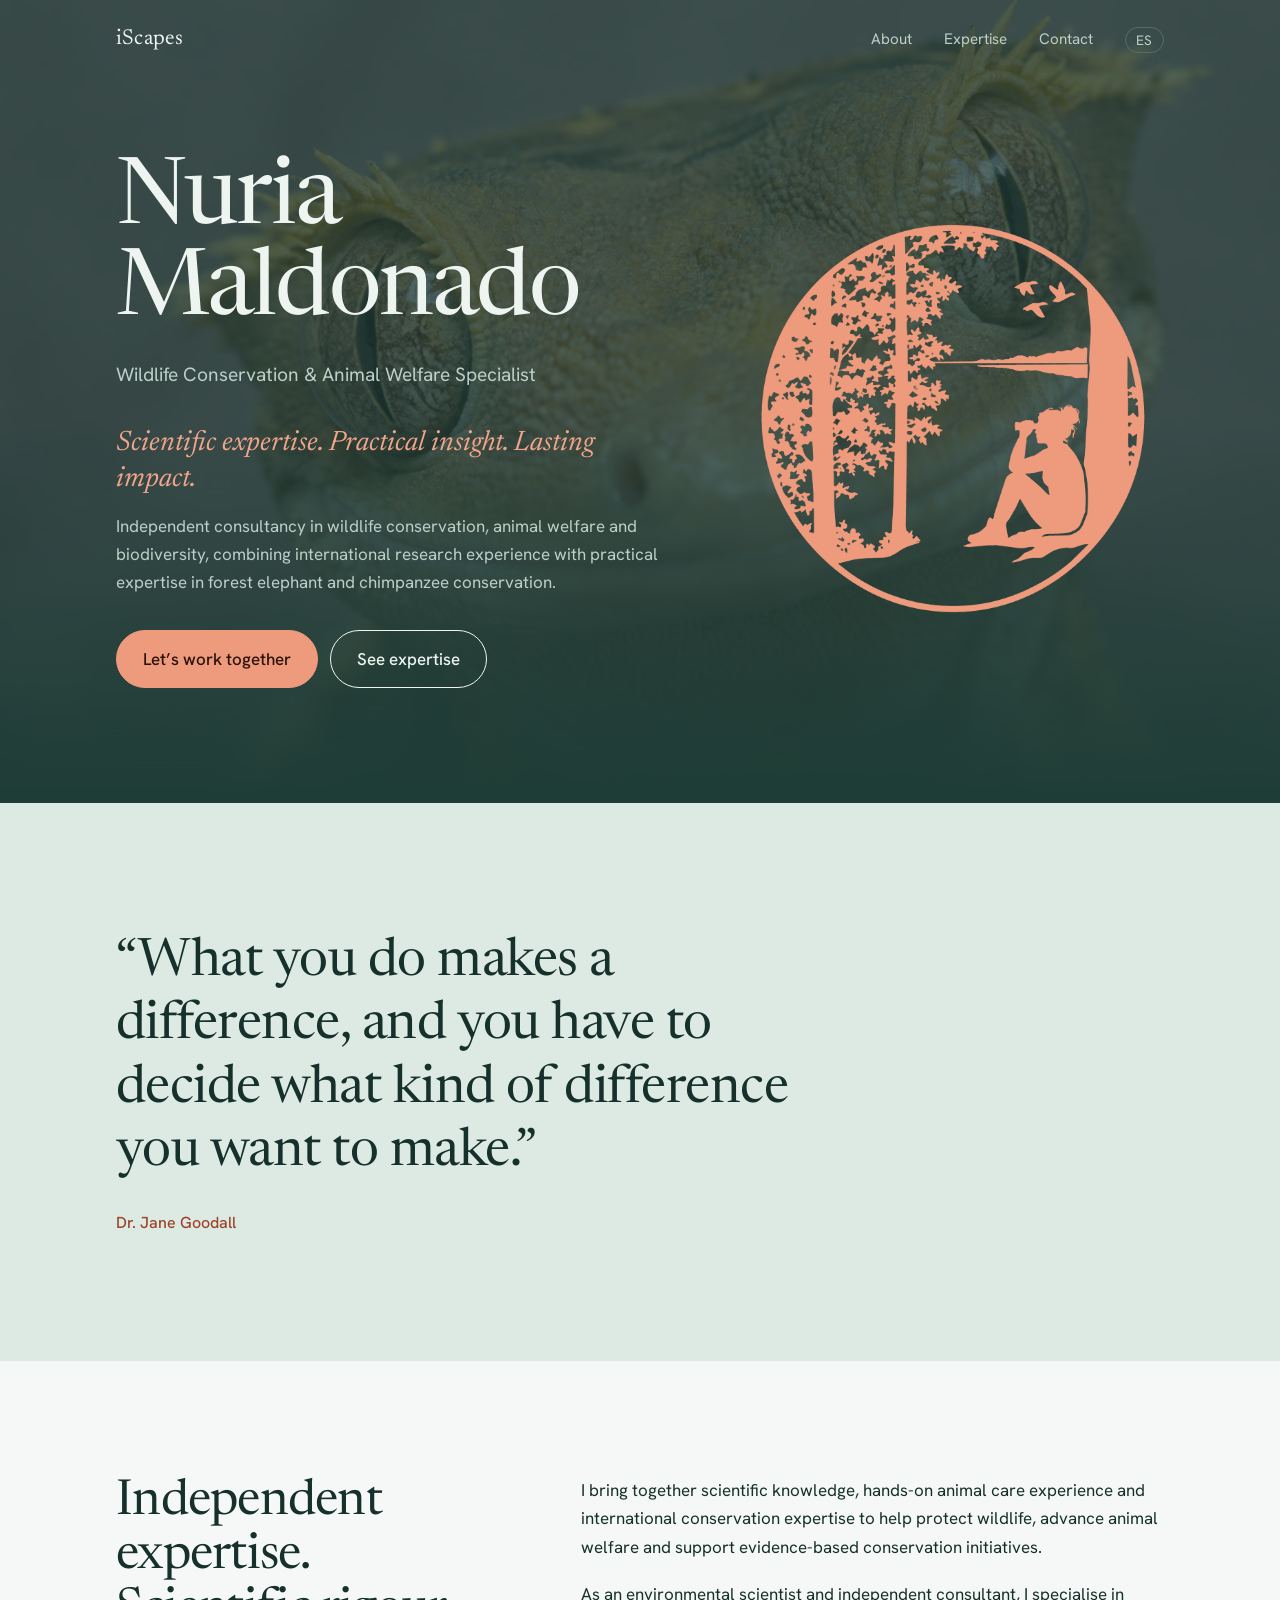
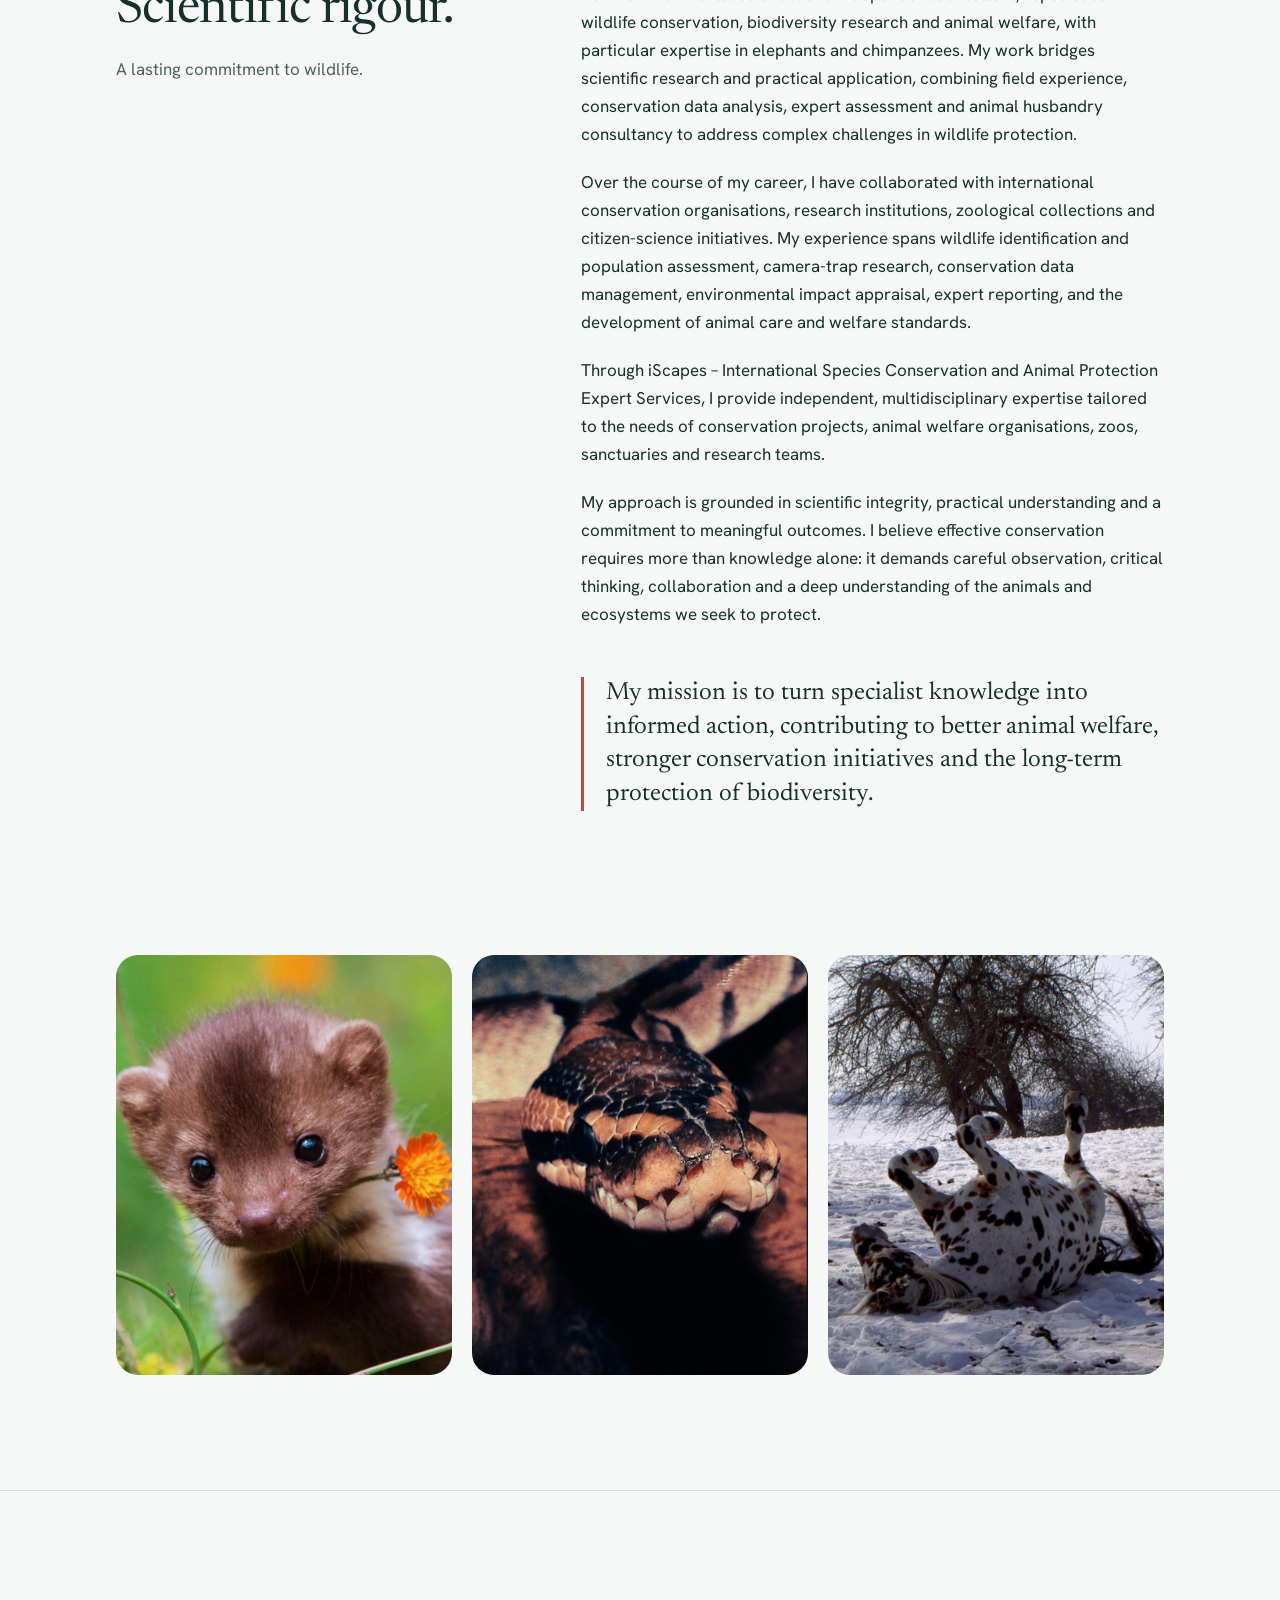
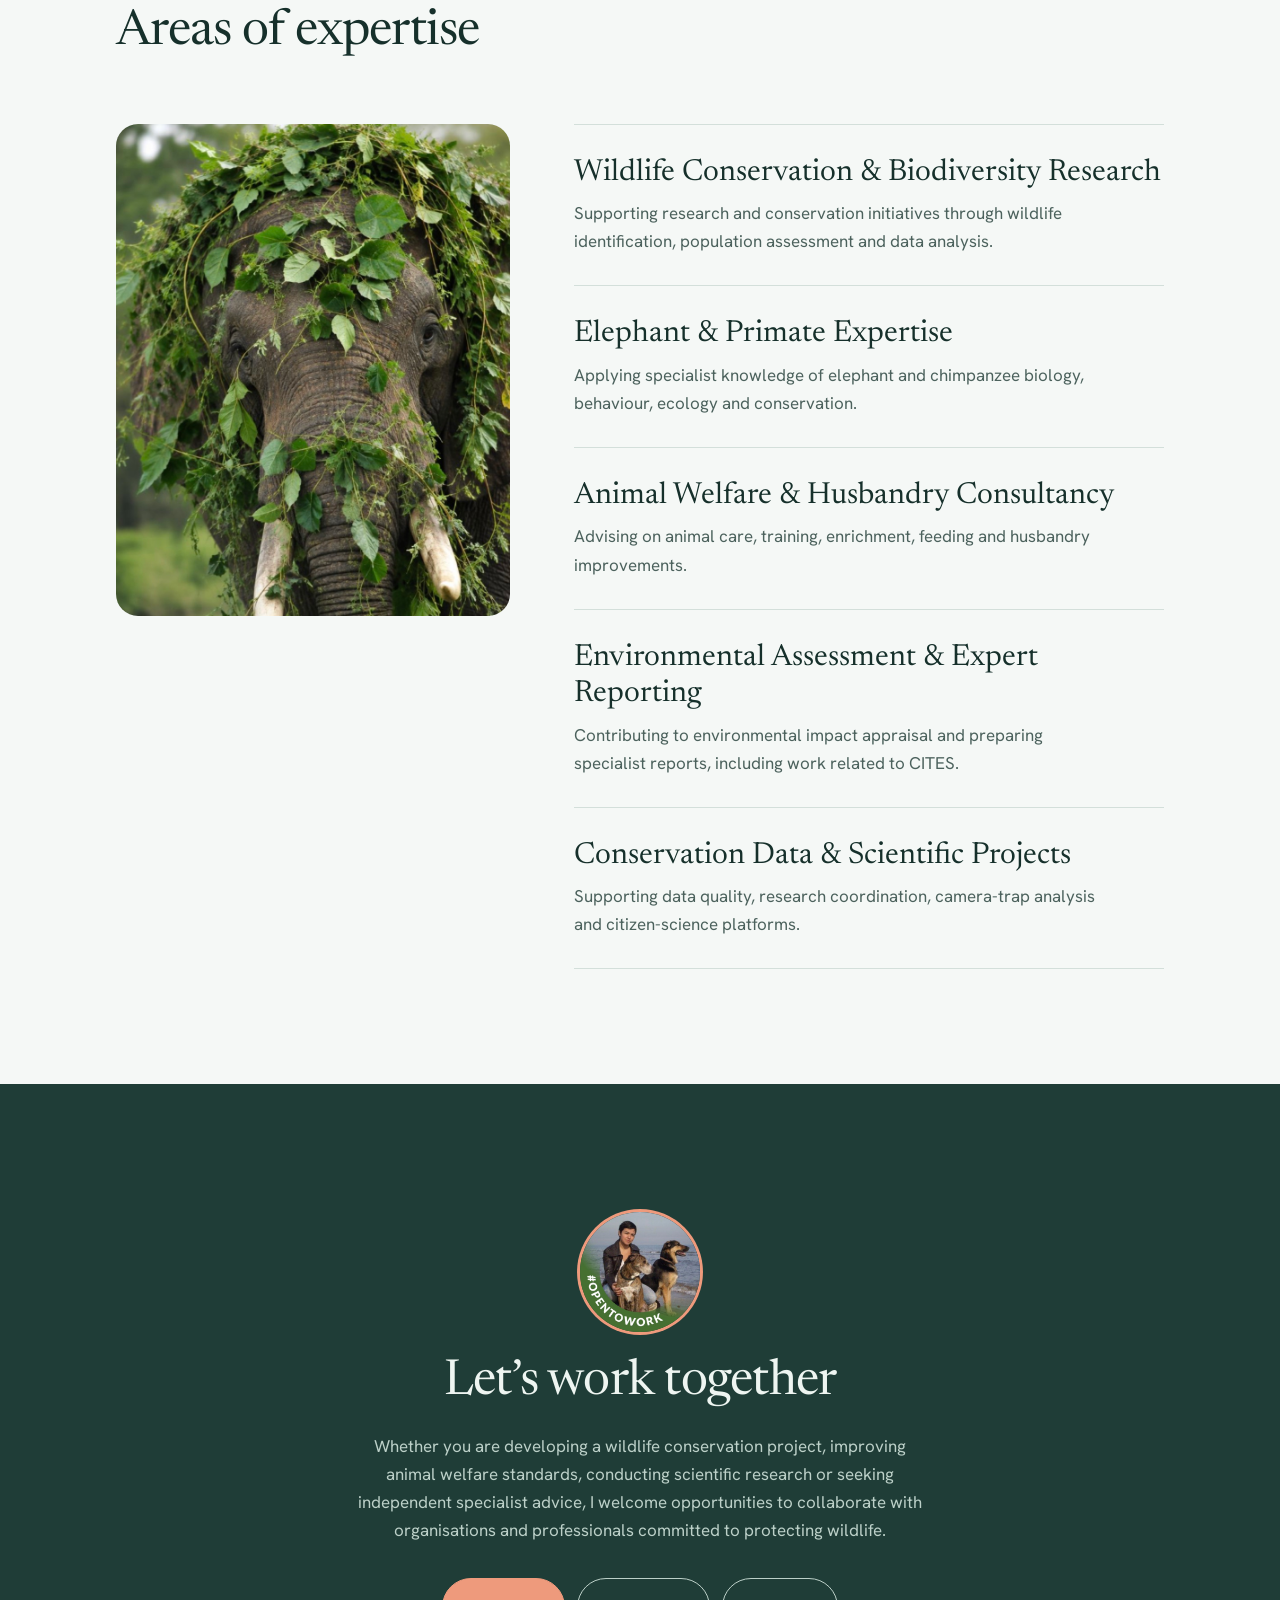
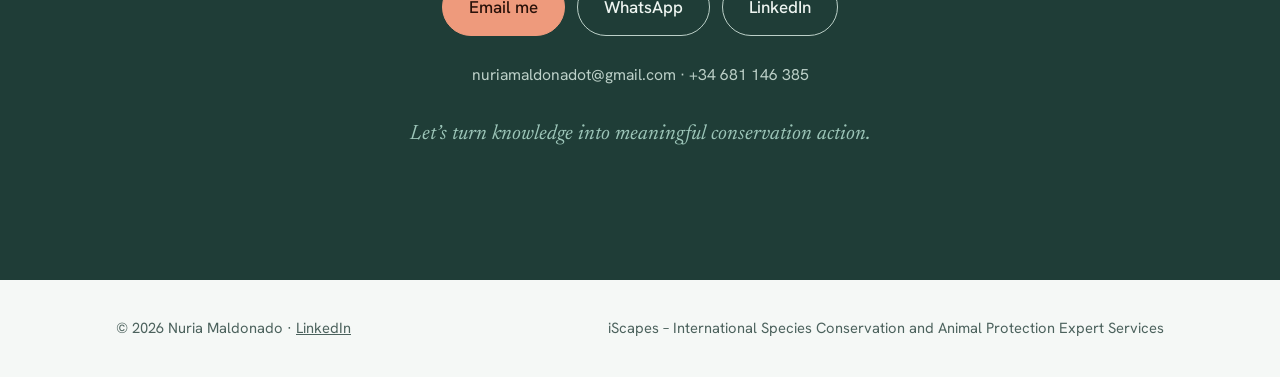
<file: index.html>
<!DOCTYPE html>
<html lang="en">
<head>
<meta charset="utf-8">
<meta name="viewport" content="width=device-width, initial-scale=1, viewport-fit=cover">
<title>Nuria Maldonado – Wildlife Conservation &amp; Animal Welfare Specialist | iScapes</title>
<meta name="description" content="Independent consultancy in wildlife conservation, animal welfare and biodiversity: elephant and chimpanzee expertise, husbandry advice, expert reporting and conservation data.">
<link rel="canonical" href="https://vitaflash.github.io/iscapes/">
<link rel="alternate" hreflang="en" href="https://vitaflash.github.io/iscapes/">
<link rel="alternate" hreflang="es" href="https://vitaflash.github.io/iscapes/es/">
<link rel="alternate" hreflang="x-default" href="https://vitaflash.github.io/iscapes/">
<meta property="og:type" content="website">
<meta property="og:site_name" content="iScapes">
<meta property="og:title" content="Nuria Maldonado – Wildlife Conservation &amp; Animal Welfare Specialist | iScapes">
<meta property="og:description" content="Independent consultancy in wildlife conservation, animal welfare and biodiversity: elephant and chimpanzee expertise, husbandry advice, expert reporting and conservation data.">
<meta property="og:url" content="https://vitaflash.github.io/iscapes/">
<meta property="og:image" content="https://vitaflash.github.io/iscapes/assets/og-en.jpg">
<meta property="og:image:width" content="1200">
<meta property="og:image:height" content="630">
<meta property="og:locale" content="en_GB">
<meta property="og:locale:alternate" content="es_ES">
<meta name="twitter:card" content="summary_large_image">
<link rel="icon" type="image/png" href="assets/favicon.png">
<link rel="apple-touch-icon" href="assets/apple-touch-icon.png">
<link rel="preconnect" href="https://fonts.googleapis.com">
<link rel="preconnect" href="https://fonts.gstatic.com" crossorigin>
<link href="https://fonts.googleapis.com/css2?family=Newsreader:ital,opsz,wght@0,6..72,400;0,6..72,500;1,6..72,400&family=Hanken+Grotesk:wght@400;500;600&display=swap" rel="stylesheet">
<link rel="stylesheet" href="assets/site.css">
</head>
<body>
<header><div class="wrap"><a class="brand" href="#top">iScapes</a>
<nav><a href="#about">About</a><a href="#expertise">Expertise</a><a href="#contact">Contact</a><a class="lang" href="es/" hreflang="es" lang="es">ES</a></nav></div></header>

<main id="top">
<section class="hero"><div class="wrap">
<div class="copy">
<h1>Nuria Maldonado</h1>
<p class="role">Wildlife Conservation & Animal Welfare Specialist</p>
<p class="tag">Scientific expertise. Practical insight. Lasting impact.</p>
<p class="lead">Independent consultancy in wildlife conservation, animal welfare and biodiversity, combining international research experience with practical expertise in forest elephant and chimpanzee conservation.</p>
<div class="btns"><a class="btn" href="#contact">Let’s work together</a><a class="btn ghost" href="#expertise">See expertise</a></div>
</div>
<figure><img class="logo" src="assets/logo-coral.png" alt="iScapes logo: a woman with binoculars sits against a tree beside a lake, birds flying overhead" width="600" height="600"></figure>
</div></section>


<section class="quote"><div class="wrap">
<blockquote>“What you do makes a difference, and you have to decide what kind of difference you want to make.”</blockquote>
<cite>Dr. Jane Goodall</cite></div></section>

<section class="block about" id="about"><div class="wrap">
<div><h2>Independent expertise. Scientific rigour.</h2><p class="sub">A lasting commitment to wildlife.</p></div>
<div>
<p>I bring together scientific knowledge, hands-on animal care experience and international conservation expertise to help protect wildlife, advance animal welfare and support evidence-based conservation initiatives.</p>
<p>As an environmental scientist and independent consultant, I specialise in wildlife conservation, biodiversity research and animal welfare, with particular expertise in elephants and chimpanzees. My work bridges scientific research and practical application, combining field experience, conservation data analysis, expert assessment and animal husbandry consultancy to address complex challenges in wildlife protection.</p>
<p>Over the course of my career, I have collaborated with international conservation organisations, research institutions, zoological collections and citizen-science initiatives. My experience spans wildlife identification and population assessment, camera-trap research, conservation data management, environmental impact appraisal, expert reporting, and the development of animal care and welfare standards.</p>
<p>Through iScapes – International Species Conservation and Animal Protection Expert Services, I provide independent, multidisciplinary expertise tailored to the needs of conservation projects, animal welfare organisations, zoos, sanctuaries and research teams.</p>
<p>My approach is grounded in scientific integrity, practical understanding and a commitment to meaningful outcomes. I believe effective conservation requires more than knowledge alone: it demands careful observation, critical thinking, collaboration and a deep understanding of the animals and ecosystems we seek to protect.</p>
<p class="mission">My mission is to turn specialist knowledge into informed action, contributing to better animal welfare, stronger conservation initiatives and the long-term protection of biodiversity.</p>
</div></div></section>

<section class="gallery" aria-label="Wildlife photographs"><div class="wrap trio">
<figure class="photo"><img src="assets/marten.jpg" alt="Young marten in a meadow with an orange flower" width="862" height="1100" loading="lazy"></figure>
<figure class="photo"><img src="assets/snake.jpg" alt="Close-up of a snake's head" width="863" height="1100" loading="lazy"></figure>
<figure class="photo"><img src="assets/horse.jpg" alt="Spotted horse rolling on its back in the snow" width="859" height="1100" loading="lazy"></figure>
</div></section>

<section class="block expertise" id="expertise"><div class="wrap">
<h2>Areas of expertise</h2>
<div class="exp-grid">
<figure class="photo"><img src="assets/elephant.jpg" alt="Elephant with leaves and vines draped over its head" width="877" height="1100" loading="lazy"></figure>
<div class="rows">
<div class="row"><h3>Wildlife Conservation & Biodiversity Research</h3><p>Supporting research and conservation initiatives through wildlife identification, population assessment and data analysis.</p></div>
<div class="row"><h3>Elephant & Primate Expertise</h3><p>Applying specialist knowledge of elephant and chimpanzee biology, behaviour, ecology and conservation.</p></div>
<div class="row"><h3>Animal Welfare & Husbandry Consultancy</h3><p>Advising on animal care, training, enrichment, feeding and husbandry improvements.</p></div>
<div class="row"><h3>Environmental Assessment & Expert Reporting</h3><p>Contributing to environmental impact appraisal and preparing specialist reports, including work related to CITES.</p></div>
<div class="row"><h3>Conservation Data & Scientific Projects</h3><p>Supporting data quality, research coordination, camera-trap analysis and citizen-science platforms.</p></div>
</div></div>
</div></section>

<section class="cta" id="contact"><div class="wrap">
<img class="avatar" src="assets/nuria.jpg" alt="Nuria Maldonado" width="120" height="120">
<h2>Let’s work together</h2>
<p>Whether you are developing a wildlife conservation project, improving animal welfare standards, conducting scientific research or seeking independent specialist advice, I welcome opportunities to collaborate with organisations and professionals committed to protecting wildlife.</p>
<div class="btns"><a class="btn" href="mailto:nuriamaldonadot@gmail.com?subject=iScapes%20enquiry">Email me</a><a class="btn ghost" href="https://wa.me/34681146385" target="_blank" rel="noopener">WhatsApp</a><a class="btn ghost" href="https://www.linkedin.com/in/nuria-maldonado-torrecabota-3a413920/" target="_blank" rel="noopener">LinkedIn</a></div><p class="direct">nuriamaldonadot@gmail.com · +34 681 146 385</p>
<p class="small">Let’s turn knowledge into meaningful conservation action.</p>
</div></section>
</main>

<footer><div class="wrap"><span>© 2026 Nuria Maldonado · <a href="https://www.linkedin.com/in/nuria-maldonado-torrecabota-3a413920/" target="_blank" rel="noopener">LinkedIn</a></span><span>iScapes – International Species Conservation and Animal Protection Expert Services</span></div></footer>
</body>
</html>
</file>
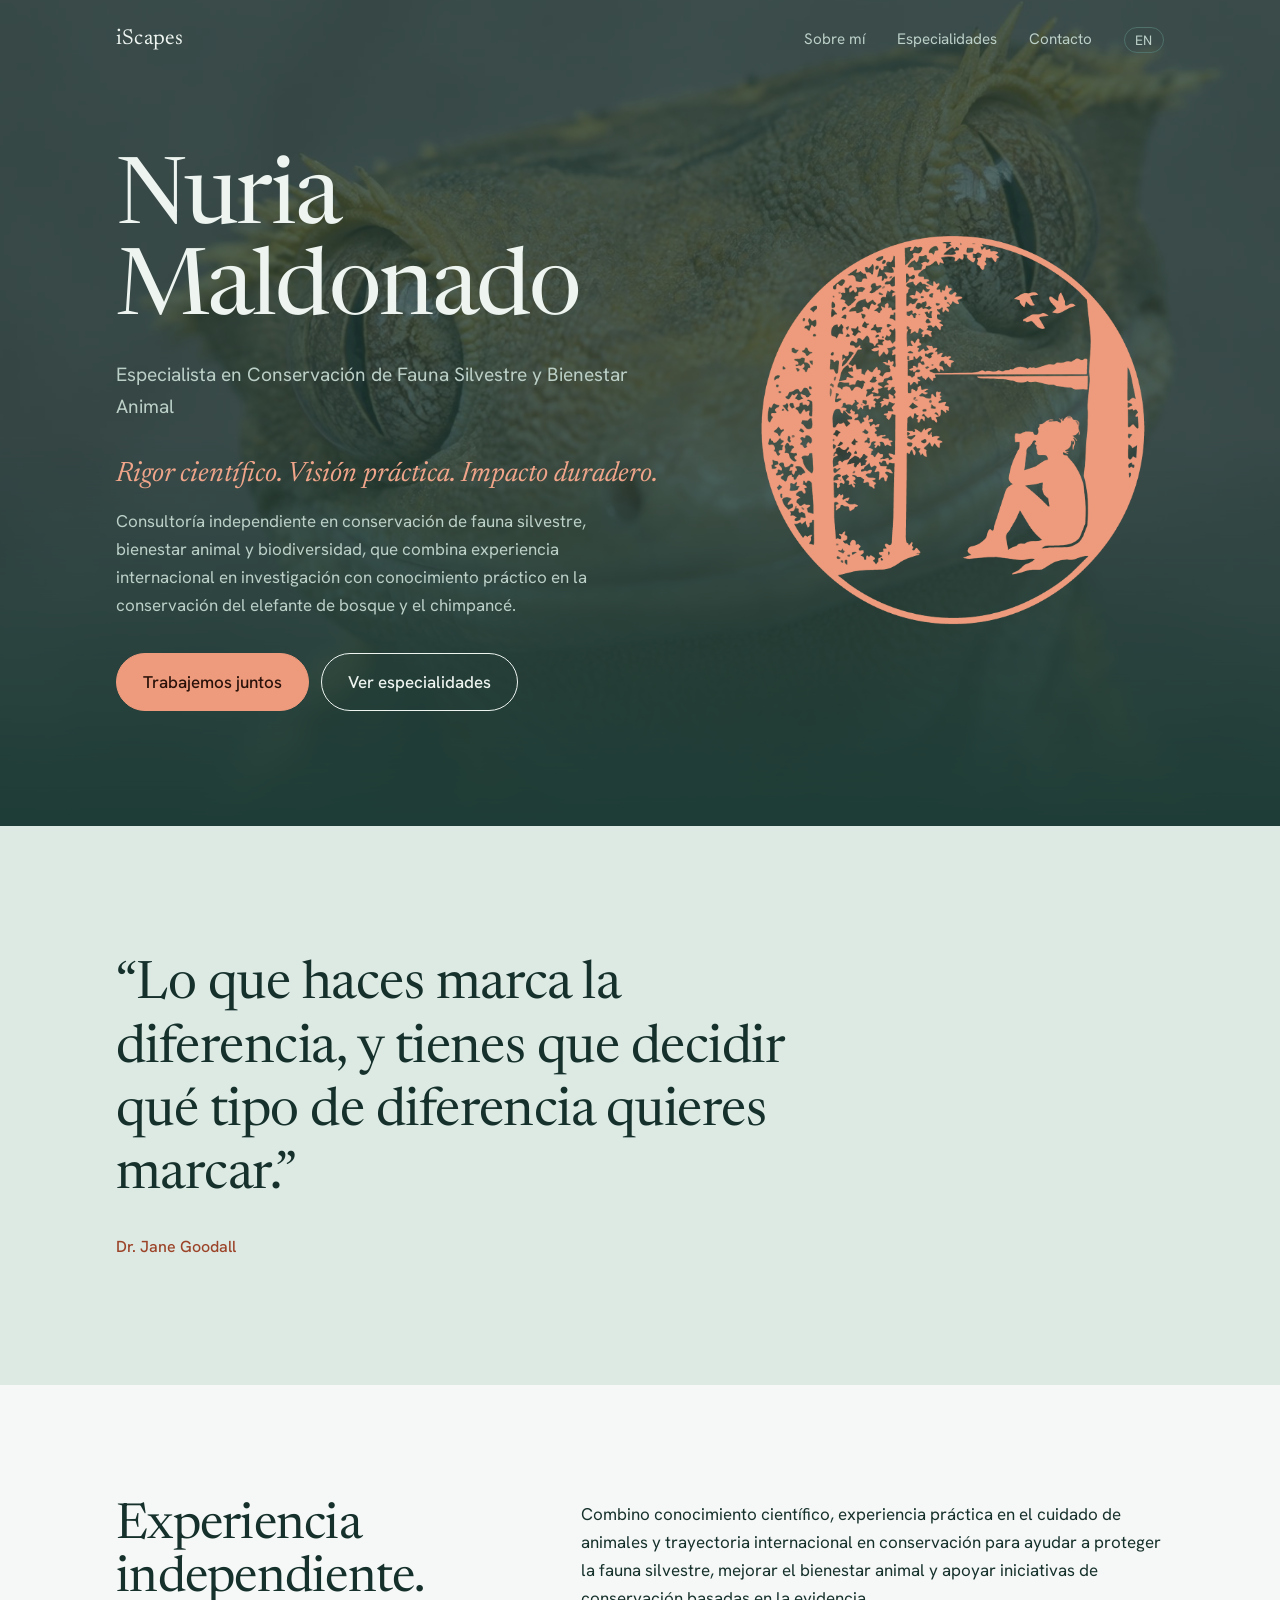
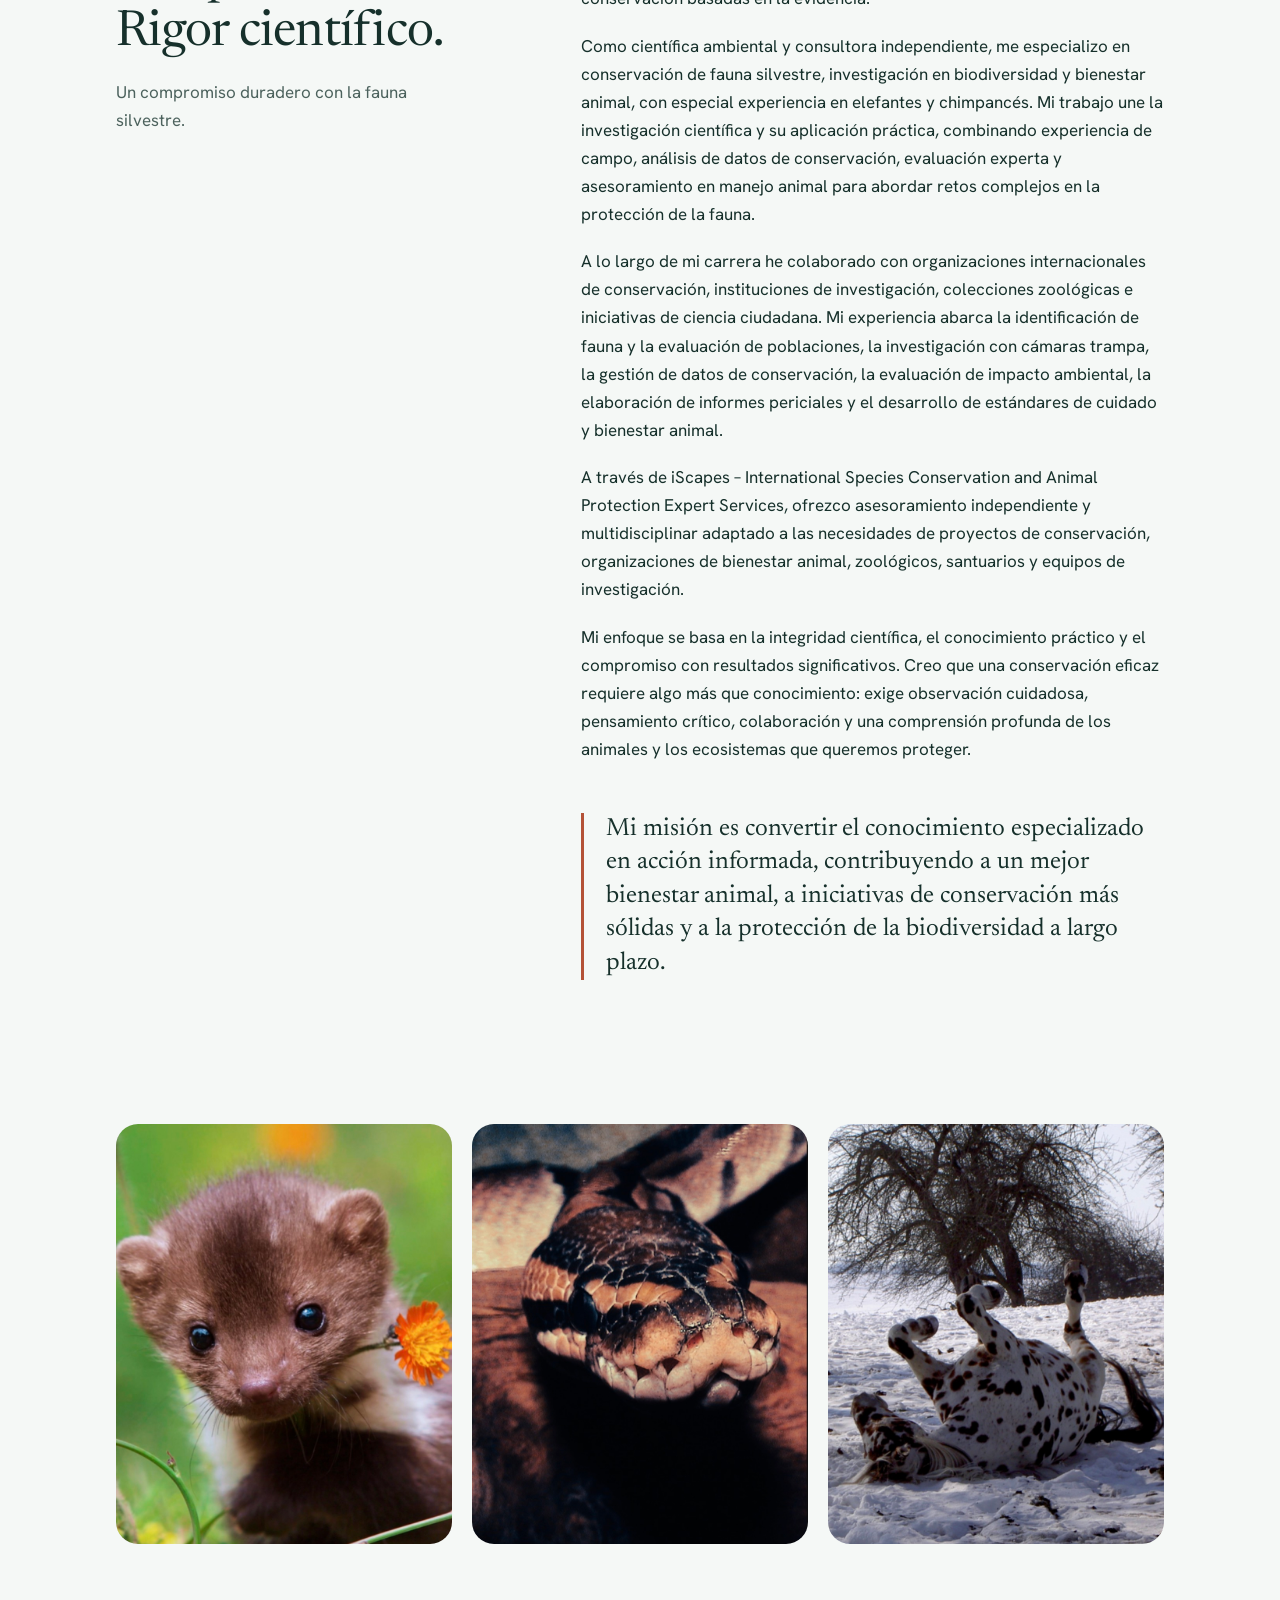
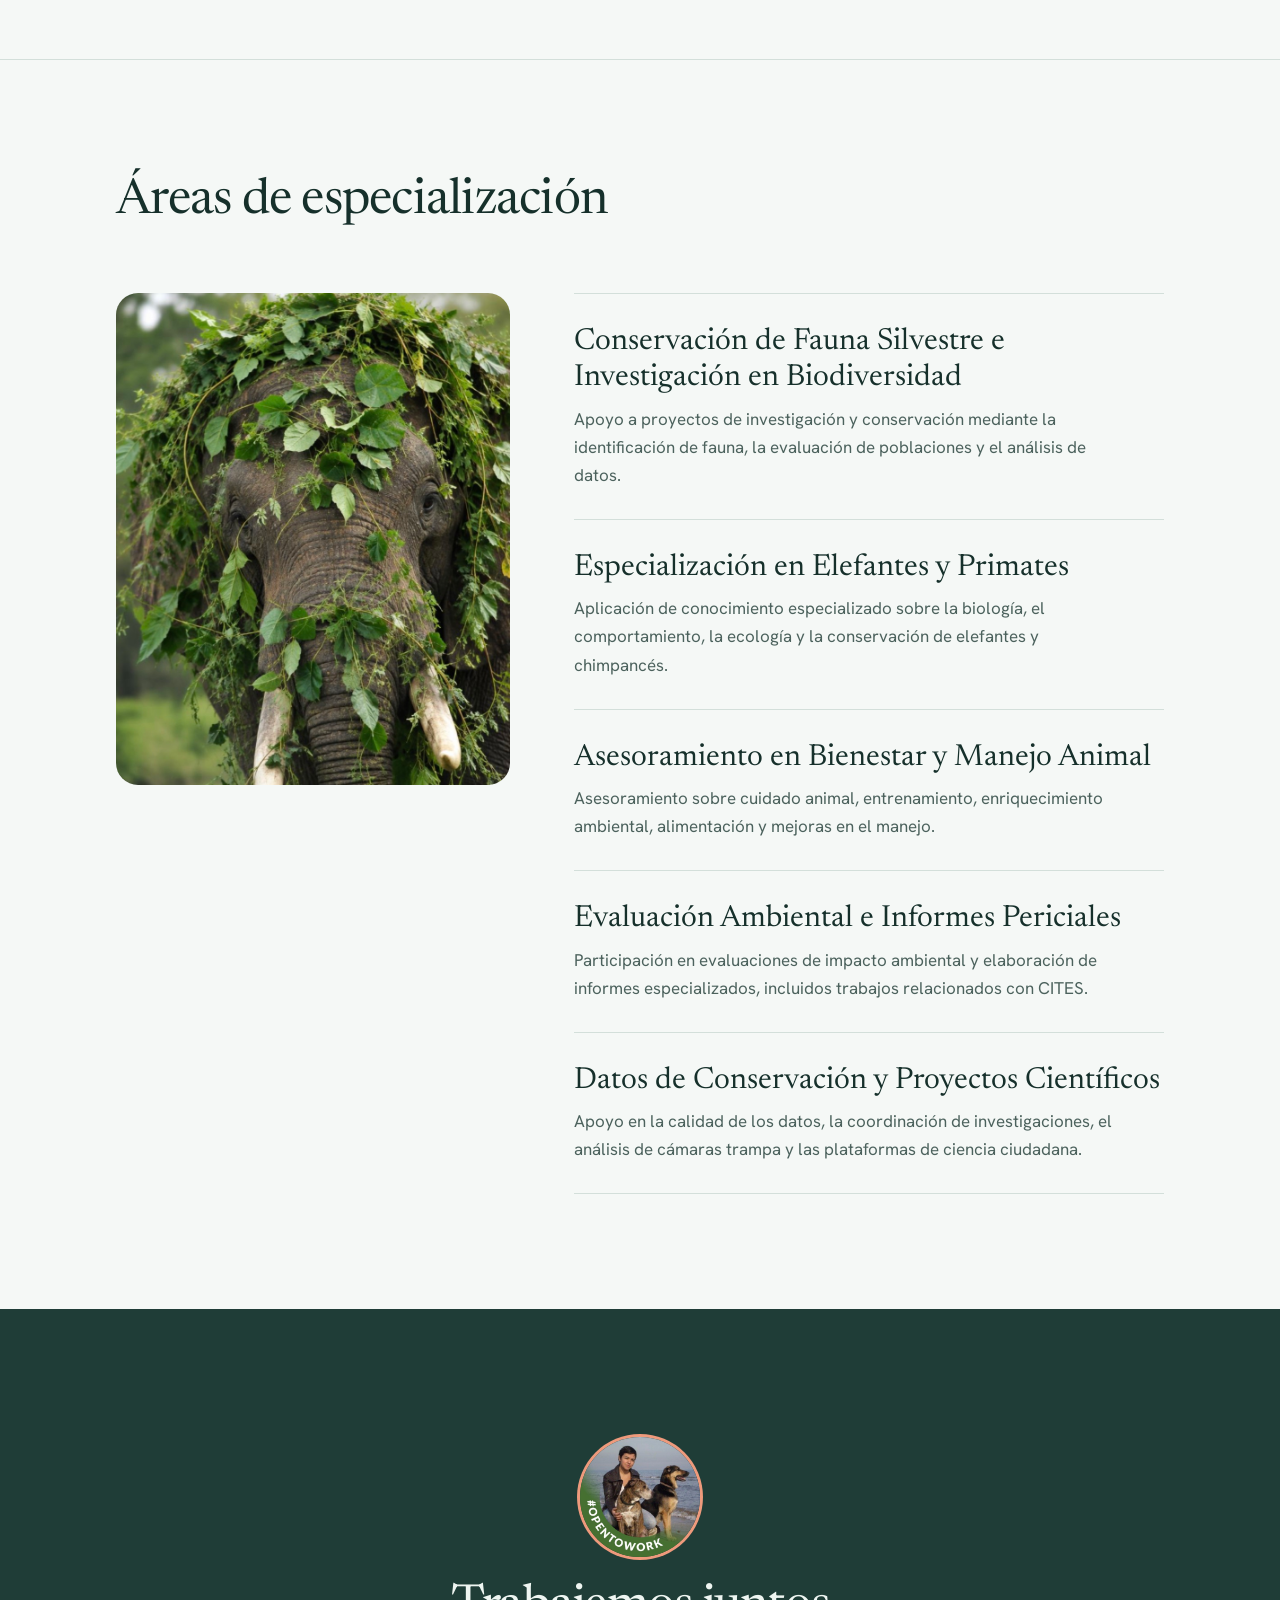
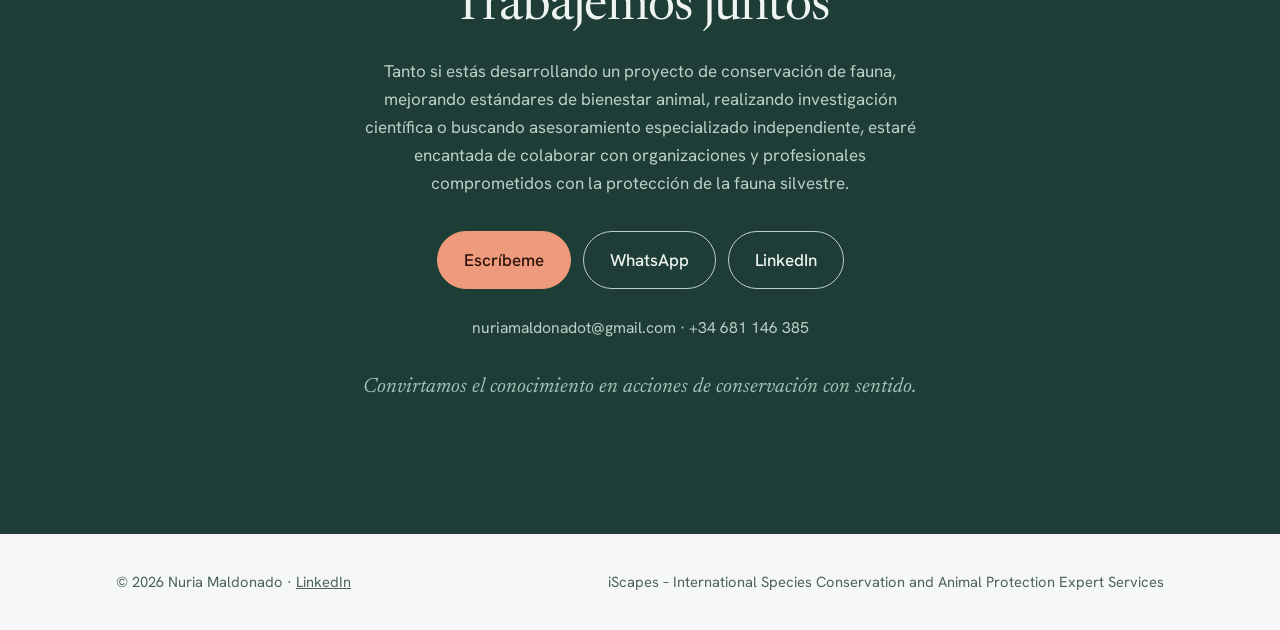
<file: es/index.html>
<!DOCTYPE html>
<html lang="es">
<head>
<meta charset="utf-8">
<meta name="viewport" content="width=device-width, initial-scale=1, viewport-fit=cover">
<title>Nuria Maldonado – Especialista en Conservación de Fauna Silvestre y Bienestar Animal | iScapes</title>
<meta name="description" content="Consultoría independiente en conservación de fauna silvestre, bienestar animal y biodiversidad: elefantes y chimpancés, manejo animal, informes periciales y datos de conservación.">
<link rel="canonical" href="https://vitaflash.github.io/iscapes/es/">
<link rel="alternate" hreflang="en" href="https://vitaflash.github.io/iscapes/">
<link rel="alternate" hreflang="es" href="https://vitaflash.github.io/iscapes/es/">
<link rel="alternate" hreflang="x-default" href="https://vitaflash.github.io/iscapes/">
<meta property="og:type" content="website">
<meta property="og:site_name" content="iScapes">
<meta property="og:title" content="Nuria Maldonado – Especialista en Conservación de Fauna Silvestre y Bienestar Animal | iScapes">
<meta property="og:description" content="Consultoría independiente en conservación de fauna silvestre, bienestar animal y biodiversidad: elefantes y chimpancés, manejo animal, informes periciales y datos de conservación.">
<meta property="og:url" content="https://vitaflash.github.io/iscapes/es/">
<meta property="og:image" content="https://vitaflash.github.io/iscapes/assets/og-es.jpg">
<meta property="og:image:width" content="1200">
<meta property="og:image:height" content="630">
<meta property="og:locale" content="es_ES">
<meta property="og:locale:alternate" content="en_GB">
<meta name="twitter:card" content="summary_large_image">
<link rel="icon" type="image/png" href="../assets/favicon.png">
<link rel="apple-touch-icon" href="../assets/apple-touch-icon.png">
<link rel="preconnect" href="https://fonts.googleapis.com">
<link rel="preconnect" href="https://fonts.gstatic.com" crossorigin>
<link href="https://fonts.googleapis.com/css2?family=Newsreader:ital,opsz,wght@0,6..72,400;0,6..72,500;1,6..72,400&family=Hanken+Grotesk:wght@400;500;600&display=swap" rel="stylesheet">
<link rel="stylesheet" href="../assets/site.css">
</head>
<body>
<header><div class="wrap"><a class="brand" href="#top">iScapes</a>
<nav><a href="#about">Sobre mí</a><a href="#expertise">Especialidades</a><a href="#contact">Contacto</a><a class="lang" href="../" hreflang="en" lang="en">EN</a></nav></div></header>

<main id="top">
<section class="hero"><div class="wrap">
<div class="copy">
<h1>Nuria Maldonado</h1>
<p class="role">Especialista en Conservación de Fauna Silvestre y Bienestar Animal</p>
<p class="tag">Rigor científico. Visión práctica. Impacto duradero.</p>
<p class="lead">Consultoría independiente en conservación de fauna silvestre, bienestar animal y biodiversidad, que combina experiencia internacional en investigación con conocimiento práctico en la conservación del elefante de bosque y el chimpancé.</p>
<div class="btns"><a class="btn" href="#contact">Trabajemos juntos</a><a class="btn ghost" href="#expertise">Ver especialidades</a></div>
</div>
<figure><img class="logo" src="../assets/logo-coral.png" alt="Logotipo de iScapes: una mujer con prismáticos sentada junto a un árbol frente a un lago, con pájaros volando" width="600" height="600"></figure>
</div></section>


<section class="quote"><div class="wrap">
<blockquote>“Lo que haces marca la diferencia, y tienes que decidir qué tipo de diferencia quieres marcar.”</blockquote>
<cite>Dr. Jane Goodall</cite></div></section>

<section class="block about" id="about"><div class="wrap">
<div><h2>Experiencia independiente. Rigor científico.</h2><p class="sub">Un compromiso duradero con la fauna silvestre.</p></div>
<div>
<p>Combino conocimiento científico, experiencia práctica en el cuidado de animales y trayectoria internacional en conservación para ayudar a proteger la fauna silvestre, mejorar el bienestar animal y apoyar iniciativas de conservación basadas en la evidencia.</p>
<p>Como científica ambiental y consultora independiente, me especializo en conservación de fauna silvestre, investigación en biodiversidad y bienestar animal, con especial experiencia en elefantes y chimpancés. Mi trabajo une la investigación científica y su aplicación práctica, combinando experiencia de campo, análisis de datos de conservación, evaluación experta y asesoramiento en manejo animal para abordar retos complejos en la protección de la fauna.</p>
<p>A lo largo de mi carrera he colaborado con organizaciones internacionales de conservación, instituciones de investigación, colecciones zoológicas e iniciativas de ciencia ciudadana. Mi experiencia abarca la identificación de fauna y la evaluación de poblaciones, la investigación con cámaras trampa, la gestión de datos de conservación, la evaluación de impacto ambiental, la elaboración de informes periciales y el desarrollo de estándares de cuidado y bienestar animal.</p>
<p>A través de iScapes – International Species Conservation and Animal Protection Expert Services, ofrezco asesoramiento independiente y multidisciplinar adaptado a las necesidades de proyectos de conservación, organizaciones de bienestar animal, zoológicos, santuarios y equipos de investigación.</p>
<p>Mi enfoque se basa en la integridad científica, el conocimiento práctico y el compromiso con resultados significativos. Creo que una conservación eficaz requiere algo más que conocimiento: exige observación cuidadosa, pensamiento crítico, colaboración y una comprensión profunda de los animales y los ecosistemas que queremos proteger.</p>
<p class="mission">Mi misión es convertir el conocimiento especializado en acción informada, contribuyendo a un mejor bienestar animal, a iniciativas de conservación más sólidas y a la protección de la biodiversidad a largo plazo.</p>
</div></div></section>

<section class="gallery" aria-label="Fotografías de fauna silvestre"><div class="wrap trio">
<figure class="photo"><img src="../assets/marten.jpg" alt="Cría de marta en un prado con una flor naranja" width="862" height="1100" loading="lazy"></figure>
<figure class="photo"><img src="../assets/snake.jpg" alt="Primer plano de la cabeza de una serpiente" width="863" height="1100" loading="lazy"></figure>
<figure class="photo"><img src="../assets/horse.jpg" alt="Caballo moteado revolcándose en la nieve" width="859" height="1100" loading="lazy"></figure>
</div></section>

<section class="block expertise" id="expertise"><div class="wrap">
<h2>Áreas de especialización</h2>
<div class="exp-grid">
<figure class="photo"><img src="../assets/elephant.jpg" alt="Elefante con hojas y enredaderas sobre la cabeza" width="877" height="1100" loading="lazy"></figure>
<div class="rows">
<div class="row"><h3>Conservación de Fauna Silvestre e Investigación en Biodiversidad</h3><p>Apoyo a proyectos de investigación y conservación mediante la identificación de fauna, la evaluación de poblaciones y el análisis de datos.</p></div>
<div class="row"><h3>Especialización en Elefantes y Primates</h3><p>Aplicación de conocimiento especializado sobre la biología, el comportamiento, la ecología y la conservación de elefantes y chimpancés.</p></div>
<div class="row"><h3>Asesoramiento en Bienestar y Manejo Animal</h3><p>Asesoramiento sobre cuidado animal, entrenamiento, enriquecimiento ambiental, alimentación y mejoras en el manejo.</p></div>
<div class="row"><h3>Evaluación Ambiental e Informes Periciales</h3><p>Participación en evaluaciones de impacto ambiental y elaboración de informes especializados, incluidos trabajos relacionados con CITES.</p></div>
<div class="row"><h3>Datos de Conservación y Proyectos Científicos</h3><p>Apoyo en la calidad de los datos, la coordinación de investigaciones, el análisis de cámaras trampa y las plataformas de ciencia ciudadana.</p></div>
</div></div>
</div></section>

<section class="cta" id="contact"><div class="wrap">
<img class="avatar" src="../assets/nuria.jpg" alt="Nuria Maldonado" width="120" height="120">
<h2>Trabajemos juntos</h2>
<p>Tanto si estás desarrollando un proyecto de conservación de fauna, mejorando estándares de bienestar animal, realizando investigación científica o buscando asesoramiento especializado independiente, estaré encantada de colaborar con organizaciones y profesionales comprometidos con la protección de la fauna silvestre.</p>
<div class="btns"><a class="btn" href="mailto:nuriamaldonadot@gmail.com?subject=Consulta%20iScapes">Escríbeme</a><a class="btn ghost" href="https://wa.me/34681146385" target="_blank" rel="noopener">WhatsApp</a><a class="btn ghost" href="https://www.linkedin.com/in/nuria-maldonado-torrecabota-3a413920/" target="_blank" rel="noopener">LinkedIn</a></div><p class="direct">nuriamaldonadot@gmail.com · +34 681 146 385</p>
<p class="small">Convirtamos el conocimiento en acciones de conservación con sentido.</p>
</div></section>
</main>

<footer><div class="wrap"><span>© 2026 Nuria Maldonado · <a href="https://www.linkedin.com/in/nuria-maldonado-torrecabota-3a413920/" target="_blank" rel="noopener">LinkedIn</a></span><span>iScapes – International Species Conservation and Animal Protection Expert Services</span></div></footer>
</body>
</html>
</file>
<file: assets/site.css>
:root{--bg:#F5F8F6;--ink:#16302B;--mute:#4C625D;--line:#D3DFDA;--forest:#1F3D37;--forest-ink:#EEF5F1;--forest-mute:#BCD0C8;--sage:#9CC5B8;--btn:#EE9A7C;--btn-ink:#2A120A;--hero-bg:#1F3D37;--hero-ink:#EEF5F1;--hero-mute:#BCD0C8;--hero-line:#4F716A;--accent:#F0A58A;--quote-bg:#DDEAE4;--quote-ink:#16302B;--quote-cite:#9C4429;--deep:#B45237;
box-sizing:border-box;padding-top:env(safe-area-inset-top,0px);padding-bottom:env(safe-area-inset-bottom,0px);color-scheme:light}
*,*::before,*::after{box-sizing:border-box}
html{scroll-padding-top:env(safe-area-inset-top,0px);scroll-behavior:smooth}
body{margin:0;background:var(--bg);color:var(--ink);font:400 1.0625rem/1.65 "Hanken Grotesk",system-ui,sans-serif;-webkit-font-smoothing:antialiased}
h1,h2,h3,blockquote{font-family:"Newsreader",Georgia,serif;font-weight:400;margin:0}
a{color:inherit}
:focus-visible{outline:2px solid var(--deep);outline-offset:3px}
.wrap{max-width:1160px;margin:0 auto;padding:0 clamp(20px,5vw,56px)}
.logo{display:block;width:100%;height:auto}

header{padding:22px 0;position:relative;z-index:1}
header .wrap{display:flex;justify-content:space-between;align-items:center;gap:16px}
.brand{font-family:"Newsreader",serif;font-size:1.35rem;text-decoration:none;letter-spacing:.01em}
nav{display:flex;gap:clamp(14px,3vw,32px);font-size:.95rem}
header{color:var(--hero-ink)}
nav a{text-decoration:none;color:var(--hero-mute)}
nav a:hover{color:var(--hero-ink)}
@media(max-width:560px){nav a:nth-child(2){display:none}}

.hero{padding:clamp(32px,6vw,80px) 0 clamp(56px,9vw,120px);position:relative;isolation:isolate;color:var(--hero-ink)}
.hero::after{content:"";position:absolute;inset:-120px 0 0;z-index:-2;background:var(--hero-bg)}
.hero .role,.hero .lead{color:var(--hero-mute)}
.hero .tag{color:var(--accent)}
.hero .btn{background:var(--btn);border-color:var(--btn);color:var(--btn-ink)}
.hero .btn.ghost{background:transparent;color:var(--hero-ink);border-color:var(--hero-ink)}
.hero::before{content:"";position:absolute;inset:-120px 0 0;z-index:-1;background:url(gecko.jpg) 62% 40%/cover no-repeat;opacity:.24;-webkit-mask-image:linear-gradient(to bottom,#000 55%,transparent);mask-image:linear-gradient(to bottom,#000 55%,transparent)}
.hero .wrap{display:grid;grid-template-columns:1.15fr .85fr;gap:clamp(32px,6vw,88px);align-items:center}
.hero h1{font-size:clamp(2.9rem,7.2vw,6rem);line-height:.98;letter-spacing:-.02em}
.role{margin:22px 0 0;font-size:1.2rem;color:var(--mute)}
.tag{font-family:"Newsreader",serif;font-style:italic;font-size:clamp(1.3rem,2.4vw,1.75rem);margin:34px 0 14px;line-height:1.3}
.lead{max-width:34rem;color:var(--mute);margin:0 0 34px}
.btns{display:flex;flex-wrap:wrap;gap:12px}
.btn{display:inline-block;padding:14px 26px;border-radius:999px;background:var(--btn);color:var(--btn-ink);text-decoration:none;font-weight:500;border:1px solid var(--btn);transition:transform .2s}
.btn:hover{transform:translateY(-2px)}
.btn.ghost{background:transparent;color:var(--ink);border-color:var(--ink)}
.hero figure{margin:0;max-width:460px;justify-self:end;width:100%}
.hero .copy>*{animation:rise .9s cubic-bezier(.2,.7,.2,1) both}
.hero .copy>*:nth-child(2){animation-delay:.1s}.hero .copy>*:nth-child(3){animation-delay:.2s}.hero .copy>*:nth-child(4){animation-delay:.3s}.hero .copy>*:nth-child(5){animation-delay:.4s}
@keyframes rise{from{opacity:0;transform:translateY(18px)}}
@media(max-width:820px){.hero .wrap{grid-template-columns:1fr}.hero figure{order:-1;max-width:260px;justify-self:start}}

.quote{background:var(--quote-bg);color:var(--quote-ink);padding:clamp(64px,10vw,130px) 0;position:relative;overflow:hidden}
.quote .wrap{position:relative}
.quote blockquote{font-size:clamp(1.8rem,4.2vw,3.3rem);line-height:1.2;max-width:22ch;letter-spacing:-.01em}
.quote cite{display:block;margin-top:28px;font:500 1rem "Hanken Grotesk",sans-serif;color:var(--sage);font-style:normal}
.quote cite{color:var(--quote-cite)}

section.block{padding:clamp(64px,9vw,120px) 0}
.about .wrap{display:grid;grid-template-columns:.8fr 1.2fr;gap:clamp(28px,6vw,96px)}
h2{font-size:clamp(2rem,4vw,3.1rem);line-height:1.08;letter-spacing:-.015em}
.about .sub{margin-top:18px;color:var(--mute);max-width:20rem}
.about p{margin:0 0 1.15em;max-width:38rem}
.about .mission{font-family:"Newsreader",serif;font-size:1.55rem;line-height:1.35;border-left:3px solid var(--deep);padding-left:22px;margin-top:2em}
@media(max-width:820px){.about .wrap{grid-template-columns:1fr}}

.expertise{border-top:1px solid var(--line)}
.expertise h2{margin-bottom:clamp(32px,5vw,64px)}
.row{display:grid;grid-template-columns:1fr 1.1fr;gap:clamp(16px,5vw,80px);padding:30px 0;border-top:1px solid var(--line)}
.row:last-child{border-bottom:1px solid var(--line)}
.row h3{font-size:clamp(1.45rem,2.4vw,1.9rem);line-height:1.2}
.row p{margin:0;color:var(--mute);max-width:34rem}
@media(max-width:720px){.row{grid-template-columns:1fr;gap:8px}}

.cta{background:var(--forest);color:var(--forest-ink);text-align:center;padding:clamp(72px,10vw,140px) 0}
.cta h2{max-width:16ch;margin:0 auto 22px}
.cta p{max-width:36rem;margin:0 auto 34px;color:var(--forest-mute)}
.cta .btn{background:var(--btn);color:var(--btn-ink);border-color:var(--btn)}
.cta .btns{justify-content:center}.cta .btn.ghost{background:transparent;color:var(--forest-ink);border-color:var(--forest-mute)}.cta .direct{margin:26px auto 0;font-size:.98rem;color:var(--forest-mute)}.cta .small{margin:30px auto 0;font-family:"Newsreader",serif;font-style:italic;font-size:1.3rem;color:var(--sage)}

.photo{margin:0}
.photo img{display:block;width:100%;height:auto;border-radius:22px;object-fit:cover;background:var(--line)}
.gallery{padding-bottom:clamp(64px,9vw,120px)}
.trio{display:grid;grid-template-columns:repeat(3,1fr);gap:clamp(10px,2vw,20px)}
.trio img{aspect-ratio:4/5}
@media(max-width:640px){.trio{grid-template-columns:1fr 1fr}.trio .photo:first-child{grid-column:1/-1}.trio .photo:first-child img{aspect-ratio:4/3;object-position:50% 35%}}
.exp-grid{display:grid;grid-template-columns:.8fr 1.2fr;gap:clamp(28px,5vw,72px);align-items:start}
.exp-grid .photo{position:sticky;top:calc(24px + env(safe-area-inset-top,0px))}
.exp-grid .photo img{aspect-ratio:4/5}
.exp-grid .row{grid-template-columns:1fr;gap:8px}
@media(max-width:820px){.exp-grid{grid-template-columns:1fr}.exp-grid .photo{position:static}.exp-grid .photo img{aspect-ratio:4/3;object-position:50% 30%}}
.avatar{display:block;width:120px;height:120px;margin:0 auto 24px;border-radius:50%;object-fit:cover;box-shadow:0 0 0 3px var(--btn)}

footer{padding:36px 0;color:var(--mute);font-size:.92rem}
footer .wrap{display:flex;flex-wrap:wrap;justify-content:space-between;gap:10px}
@media(prefers-reduced-motion:reduce){*{animation:none!important;transition:none!important;scroll-behavior:auto!important}}
.lang{border:1px solid var(--hero-line);border-radius:999px;padding:1px 10px;font-size:.85rem;letter-spacing:.04em}
.lang:hover{border-color:var(--hero-ink)}
</file>
